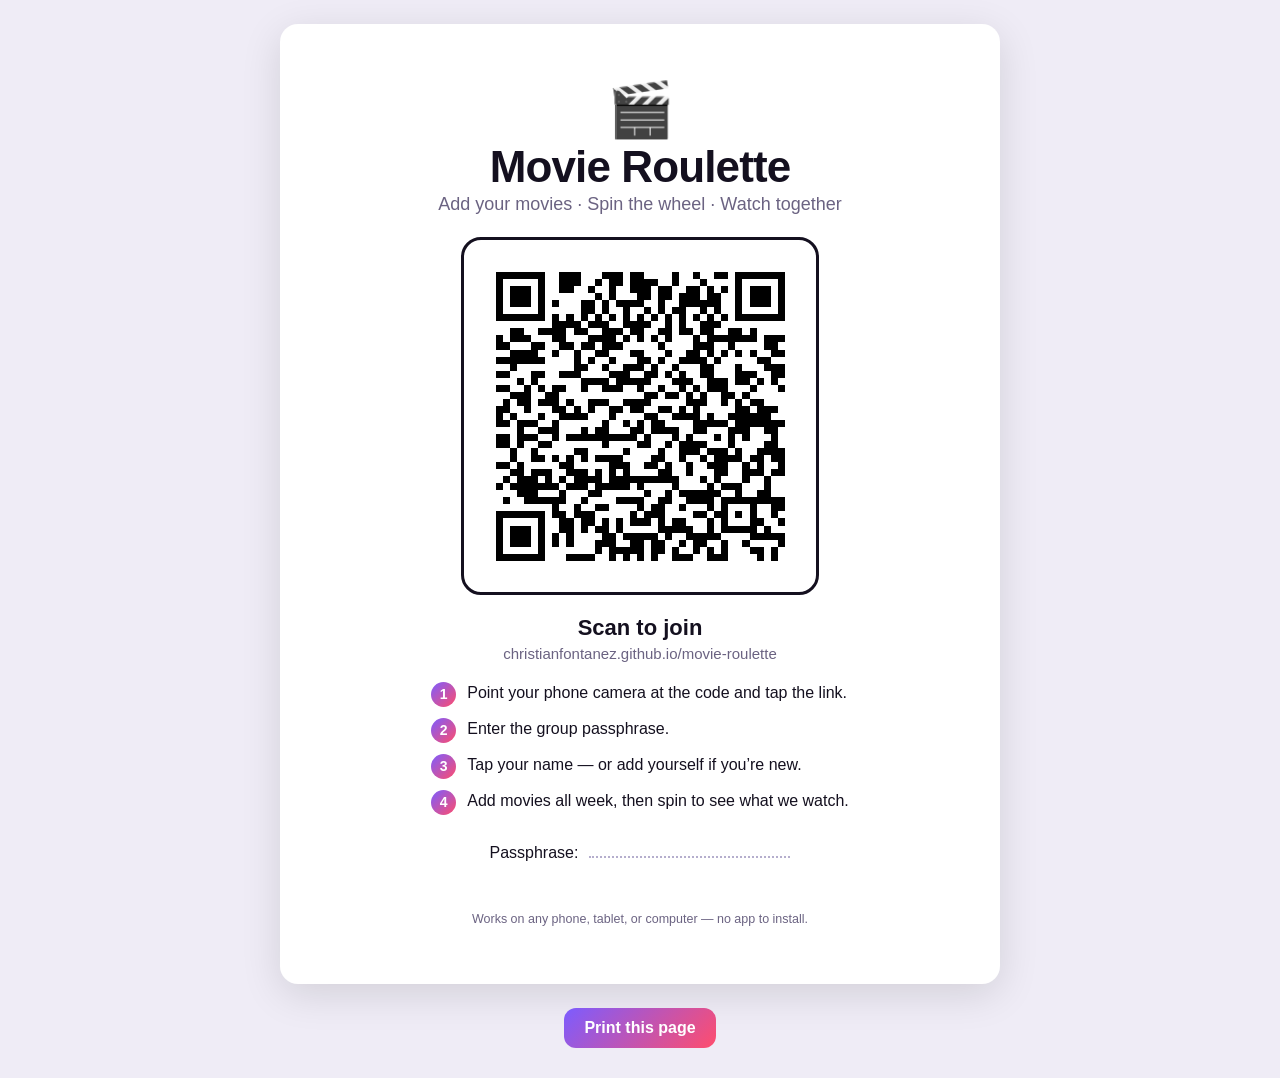
<file: qr.html>
<!doctype html>
<html lang="en">
<head>
<meta charset="utf-8" />
<meta name="viewport" content="width=device-width, initial-scale=1" />
<title>Movie Roulette — Print Me</title>
<style>
  :root { --ink:#14101f; --muted:#6b6382; --accent:#7c5cff; --accent2:#ff4d6d; }
  * { box-sizing: border-box; }
  html, body { margin:0; background:#efecf6; color:var(--ink);
    font-family:-apple-system,BlinkMacSystemFont,"Segoe UI",Roboto,Helvetica,Arial,sans-serif; }
  .sheet {
    width: 7.5in; min-height: 10in; margin: 24px auto; background:#fff; border-radius:18px;
    padding: 0.6in 0.7in; box-shadow: 0 10px 40px rgba(0,0,0,.12);
    display:flex; flex-direction:column; align-items:center; text-align:center;
  }
  .clap { font-size: 54px; line-height:1; }
  h1 { font-size: 44px; margin: 6px 0 2px; letter-spacing:-.02em; }
  .tag { font-size: 18px; color: var(--muted); margin-bottom: 22px; }
  .qr-frame {
    padding: 18px; border: 3px solid var(--ink); border-radius: 20px; background:#fff;
  }
  .qr-frame svg { display:block; width: 3.3in; height: 3.3in; }
  .scan { font-size: 22px; font-weight: 800; margin: 20px 0 4px; }
  .url { font-size: 15px; color: var(--muted); word-break: break-all; margin-bottom: 20px; }
  .steps { text-align:left; max-width: 5in; margin: 0 auto; }
  .step { display:flex; gap:11px; align-items:flex-start; margin-bottom: 11px; font-size:16px; line-height:1.4; }
  .num { flex:none; width:25px; height:25px; border-radius:50%; color:#fff; font-size:14px; font-weight:800;
    display:flex; align-items:center; justify-content:center;
    background: linear-gradient(135deg, var(--accent), var(--accent2)); }
  .pass { margin-top: 18px; font-size: 16px; }
  .pass .line { display:inline-block; min-width: 2.1in; border-bottom: 2px dotted #b5aecd; margin-left:6px; }
  .foot { margin-top:auto; padding-top: 20px; font-size: 12.5px; color: var(--muted); }
  @page { size: letter; margin: 0.35in; }
  @media print {
    html, body { background:#fff; }
    .sheet { width:auto; min-height:auto; margin:0; box-shadow:none; border-radius:0; padding:0; }
    .noprint { display:none; }
  }
  .noprint { text-align:center; margin: 16px auto 30px; }
  .btn { font: inherit; font-weight:700; padding:11px 20px; border-radius:12px; border:none; color:#fff;
    background: linear-gradient(135deg, var(--accent), var(--accent2)); cursor:pointer; }
</style>
</head>
<body>
<div class="sheet">
  <div class="clap">&#127916;</div>
  <h1>Movie Roulette</h1>
  <div class="tag">Add your movies &middot; Spin the wheel &middot; Watch together</div>

  <div class="qr-frame">
    <svg viewBox="0 0 45 45" shape-rendering="crispEdges" xmlns="http://www.w3.org/2000/svg"><path fill="#FFFFFF" d="M0 0h45v45H0z"/><path stroke="#000000" d="M2 2.5h7m2 0h3m3 0h3m1 0h2m4 0h1m2 0h1m2 0h2m1 0h7M2 3.5h1m5 0h1m2 0h3m2 0h1m1 0h2m1 0h4m2 0h1m3 0h1m4 0h1m5 0h1M2 4.5h1m1 0h3m1 0h1m2 0h2m2 0h1m2 0h1m2 0h3m1 0h2m2 0h2m1 0h1m1 0h1m1 0h1m1 0h3m1 0h1M2 5.5h1m1 0h3m1 0h1m7 0h1m1 0h1m3 0h2m1 0h2m1 0h3m1 0h2m2 0h1m1 0h3m1 0h1M2 6.5h1m1 0h3m1 0h1m1 0h1m3 0h2m1 0h1m1 0h4m2 0h1m2 0h6m2 0h1m1 0h3m1 0h1M2 7.5h1m5 0h1m5 0h2m1 0h1m2 0h1m2 0h1m1 0h1m1 0h2m2 0h1m1 0h1m2 0h1m5 0h1M2 8.5h7m1 0h1m1 0h1m1 0h1m1 0h1m1 0h1m1 0h1m1 0h1m1 0h1m1 0h1m1 0h1m1 0h1m1 0h1m1 0h1m1 0h7M10 9.5h4m1 0h3m2 0h4m2 0h1m1 0h1m2 0h3M4 10.5h2m2 0h4m1 0h2m2 0h3m1 0h2m2 0h2m1 0h2m1 0h2m2 0h2m1 0h1M2 11.5h1m1 0h3m3 0h2m3 0h4m1 0h1m1 0h1m1 0h1m1 0h1m3 0h1m1 0h7m1 0h3M2 12.5h2m3 0h2m2 0h2m1 0h2m1 0h3m5 0h1m4 0h3m2 0h1m4 0h2M4 13.5h4m2 0h1m2 0h1m2 0h2m3 0h2m3 0h1m2 0h2m1 0h1m1 0h1m1 0h1m1 0h1m2 0h2M2 14.5h7m4 0h1m1 0h1m2 0h1m3 0h2m1 0h1m2 0h4m1 0h1m5 0h2M4 15.5h1m8 0h2m2 0h1m2 0h3m1 0h1m2 0h1m3 0h2m3 0h1m3 0h3M2 16.5h2m3 0h2m2 0h3m4 0h3m2 0h2m1 0h1m1 0h1m2 0h2m3 0h3m2 0h2M5 17.5h1m1 0h1m6 0h4m1 0h5m3 0h3m2 0h3m1 0h2m1 0h1m1 0h1M2 18.5h2m2 0h1m1 0h1m1 0h2m2 0h1m2 0h3m2 0h1m2 0h1m2 0h1m1 0h1m1 0h3m3 0h1m3 0h1M4 19.5h3m2 0h2m12 0h2m1 0h2m1 0h1m1 0h1m2 0h2m1 0h1M3 20.5h1m1 0h2m1 0h3m1 0h1m2 0h3m2 0h4m5 0h3m2 0h1m1 0h1m1 0h2M2 21.5h2m2 0h1m3 0h2m1 0h1m1 0h1m2 0h2m1 0h2m2 0h2m1 0h1m1 0h1m5 0h2m1 0h3M2 22.5h1m1 0h1m3 0h1m2 0h4m3 0h1m4 0h2m2 0h4m1 0h1m2 0h6M2 23.5h2m1 0h3m2 0h1m6 0h1m2 0h1m1 0h1m1 0h2m4 0h5m1 0h7M5 24.5h1m2 0h3m3 0h1m1 0h2m3 0h2m1 0h4m2 0h2m3 0h3m2 0h2M2 25.5h2m1 0h3m2 0h1m1 0h10m1 0h1m3 0h1m1 0h1m3 0h1m1 0h1m1 0h1m3 0h1M2 26.5h2m1 0h1m2 0h2m7 0h1m4 0h2m2 0h1m1 0h4m3 0h1m4 0h2M4 27.5h1m2 0h1m5 0h2m5 0h1m4 0h1m2 0h3m1 0h3m1 0h1m2 0h4M4 28.5h1m2 0h2m1 0h1m1 0h1m1 0h1m1 0h4m4 0h2m2 0h1m2 0h1m1 0h4m1 0h2m1 0h2M2 29.5h2m1 0h1m5 0h2m5 0h3m2 0h2m1 0h1m2 0h1m2 0h3m2 0h1m1 0h1m2 0h1M4 30.5h2m1 0h3m2 0h3m1 0h1m1 0h1m1 0h1m4 0h2m2 0h1m3 0h2m2 0h3m1 0h2M3 31.5h1m1 0h3m1 0h1m1 0h1m1 0h4m1 0h10m3 0h1m1 0h1m3 0h1m2 0h1M2 32.5h1m1 0h7m1 0h3m1 0h5m1 0h1m4 0h1m4 0h1m1 0h3m3 0h1M5 33.5h3m3 0h1m3 0h2m6 0h1m2 0h1m1 0h6m2 0h1m2 0h2M3 34.5h1m2 0h6m2 0h1m4 0h4m2 0h2m2 0h4m1 0h9M10 35.5h1m2 0h1m2 0h2m4 0h1m1 0h2m2 0h1m3 0h1m1 0h1m3 0h1m2 0h2M2 36.5h7m1 0h2m1 0h3m5 0h1m1 0h3m4 0h2m1 0h2m1 0h1m1 0h1m2 0h1M2 37.5h1m5 0h1m2 0h2m1 0h2m1 0h1m1 0h1m1 0h3m1 0h1m1 0h2m3 0h1m1 0h1m3 0h2m2 0h1M2 38.5h1m1 0h3m1 0h1m2 0h2m1 0h1m1 0h2m1 0h1m5 0h5m2 0h1m1 0h5m1 0h1M2 39.5h1m1 0h3m1 0h1m1 0h1m1 0h1m4 0h2m1 0h5m1 0h1m2 0h5m4 0h5M2 40.5h1m1 0h3m1 0h1m1 0h1m1 0h1m3 0h3m2 0h2m1 0h2m2 0h1m1 0h2m2 0h1m2 0h1m4 0h1M2 41.5h1m5 0h1m7 0h1m1 0h5m1 0h2m1 0h1m2 0h1m1 0h1m1 0h1m3 0h2m1 0h1M2 42.5h7m3 0h4m2 0h1m1 0h1m1 0h1m1 0h1m2 0h3m2 0h3m4 0h1m1 0h1"/></svg>
  </div>

  <div class="scan">Scan to join</div>
  <div class="url">christianfontanez.github.io/movie-roulette</div>

  <div class="steps">
    <div class="step"><div class="num">1</div><div>Point your phone camera at the code and tap the link.</div></div>
    <div class="step"><div class="num">2</div><div>Enter the group passphrase.</div></div>
    <div class="step"><div class="num">3</div><div>Tap your name &mdash; or add yourself if you&rsquo;re new.</div></div>
    <div class="step"><div class="num">4</div><div>Add movies all week, then spin to see what we watch.</div></div>
  </div>

  <div class="pass">Passphrase: <span class="line"></span></div>

  <div class="foot">Works on any phone, tablet, or computer &mdash; no app to install.</div>
</div>

<div class="noprint"><button class="btn" onclick="window.print()">Print this page</button></div>
</body>
</html>
</file>
